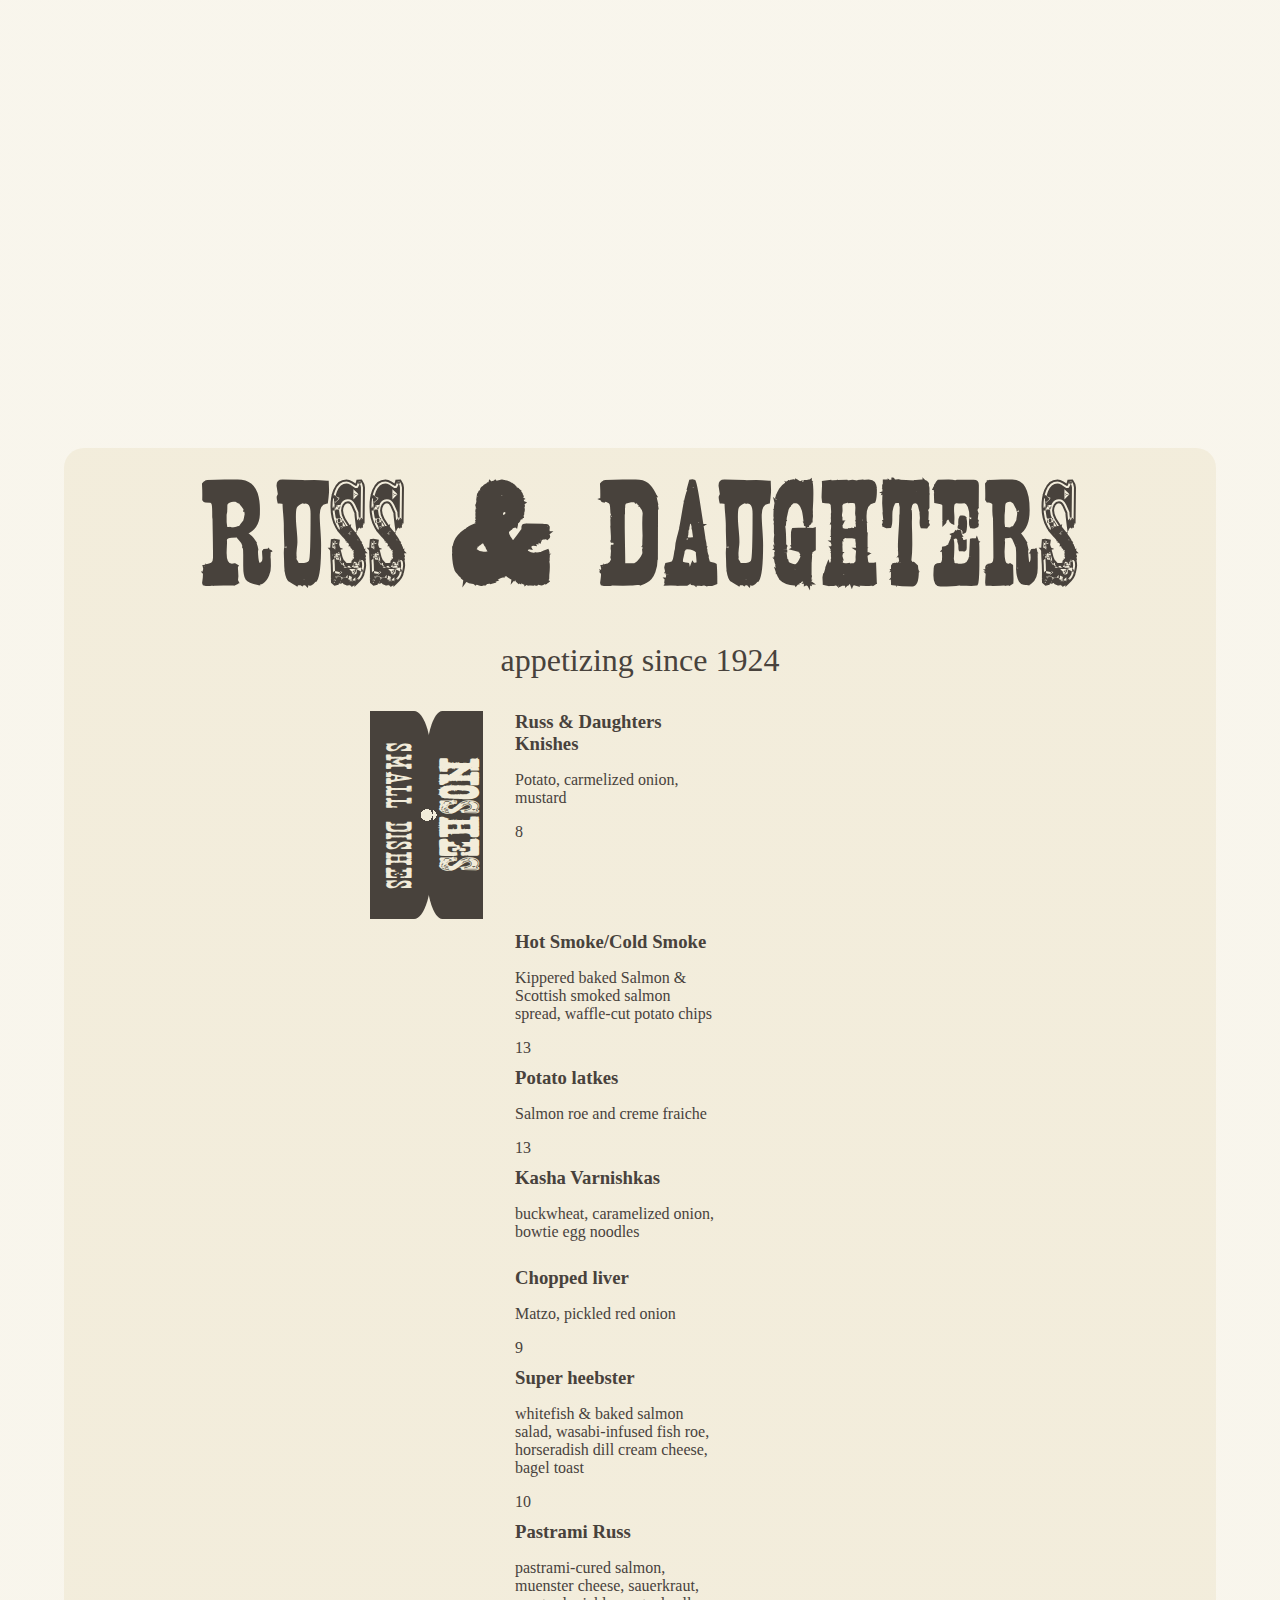
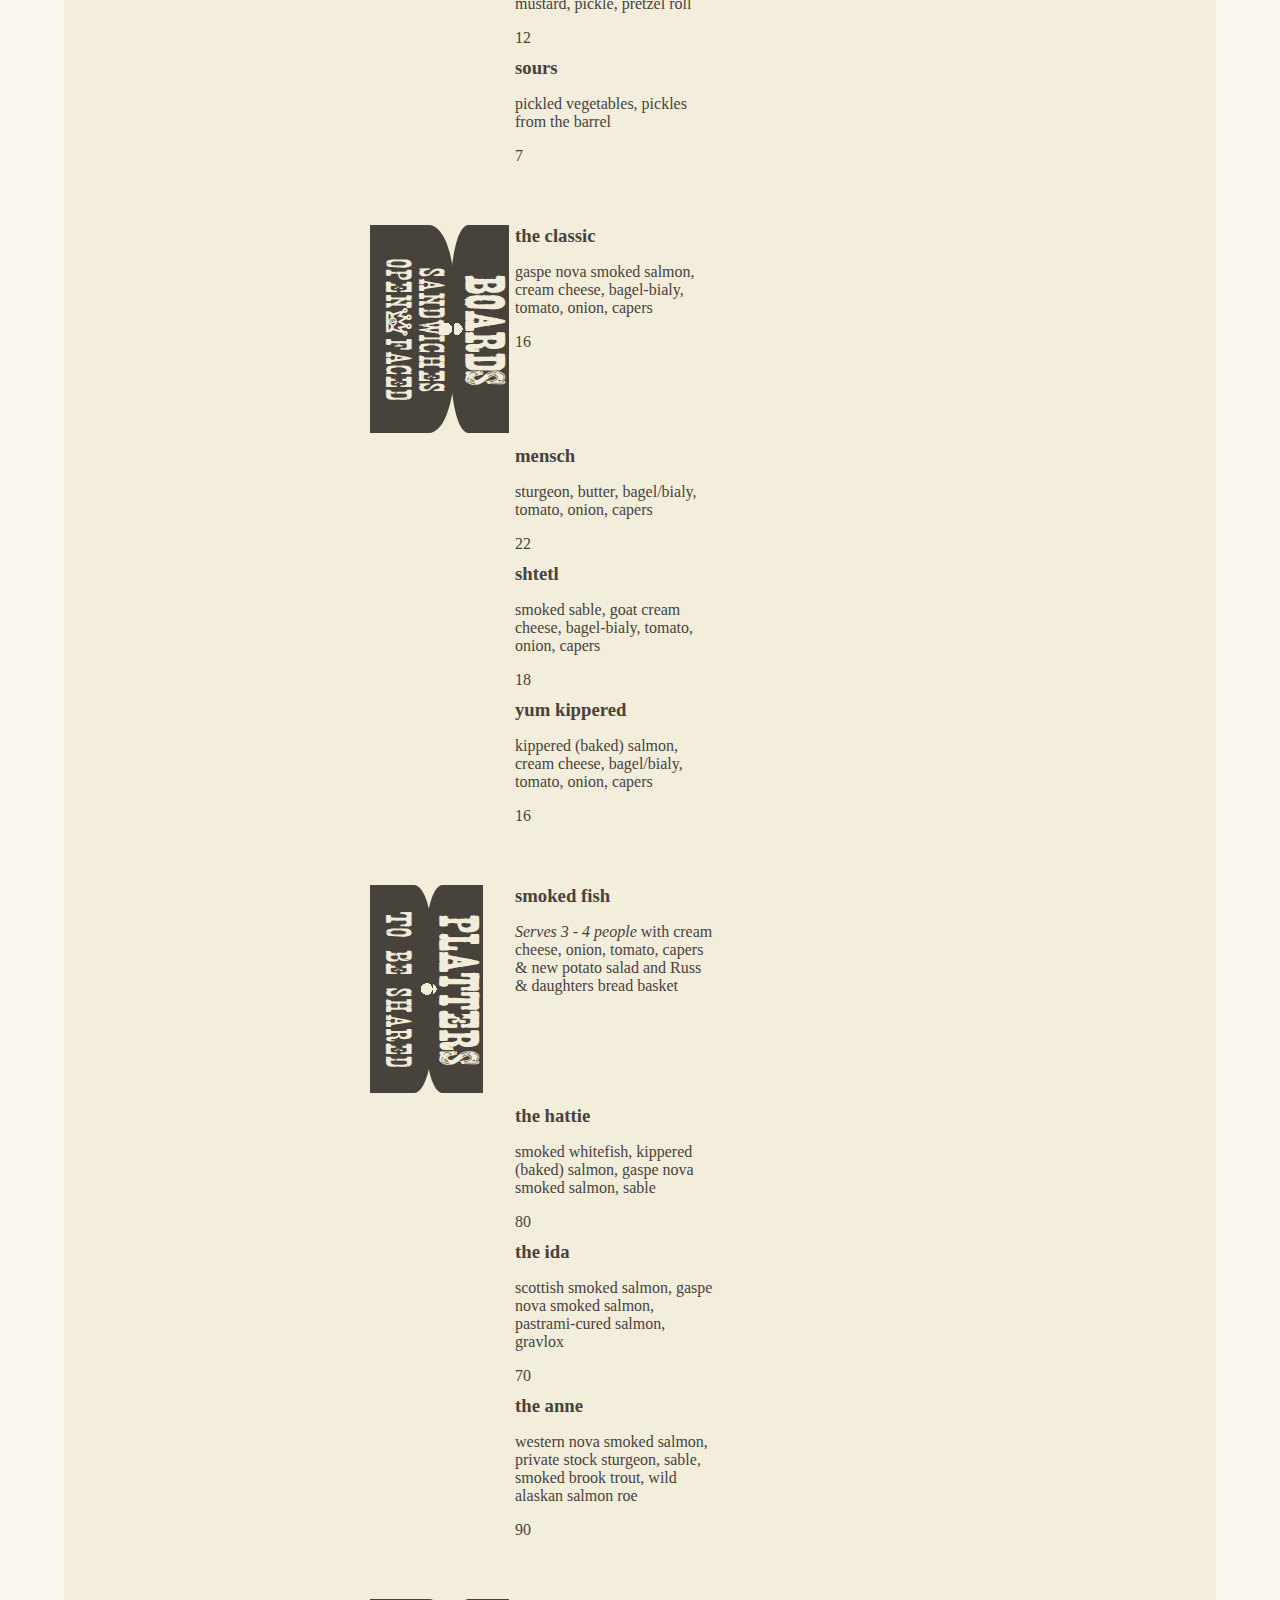
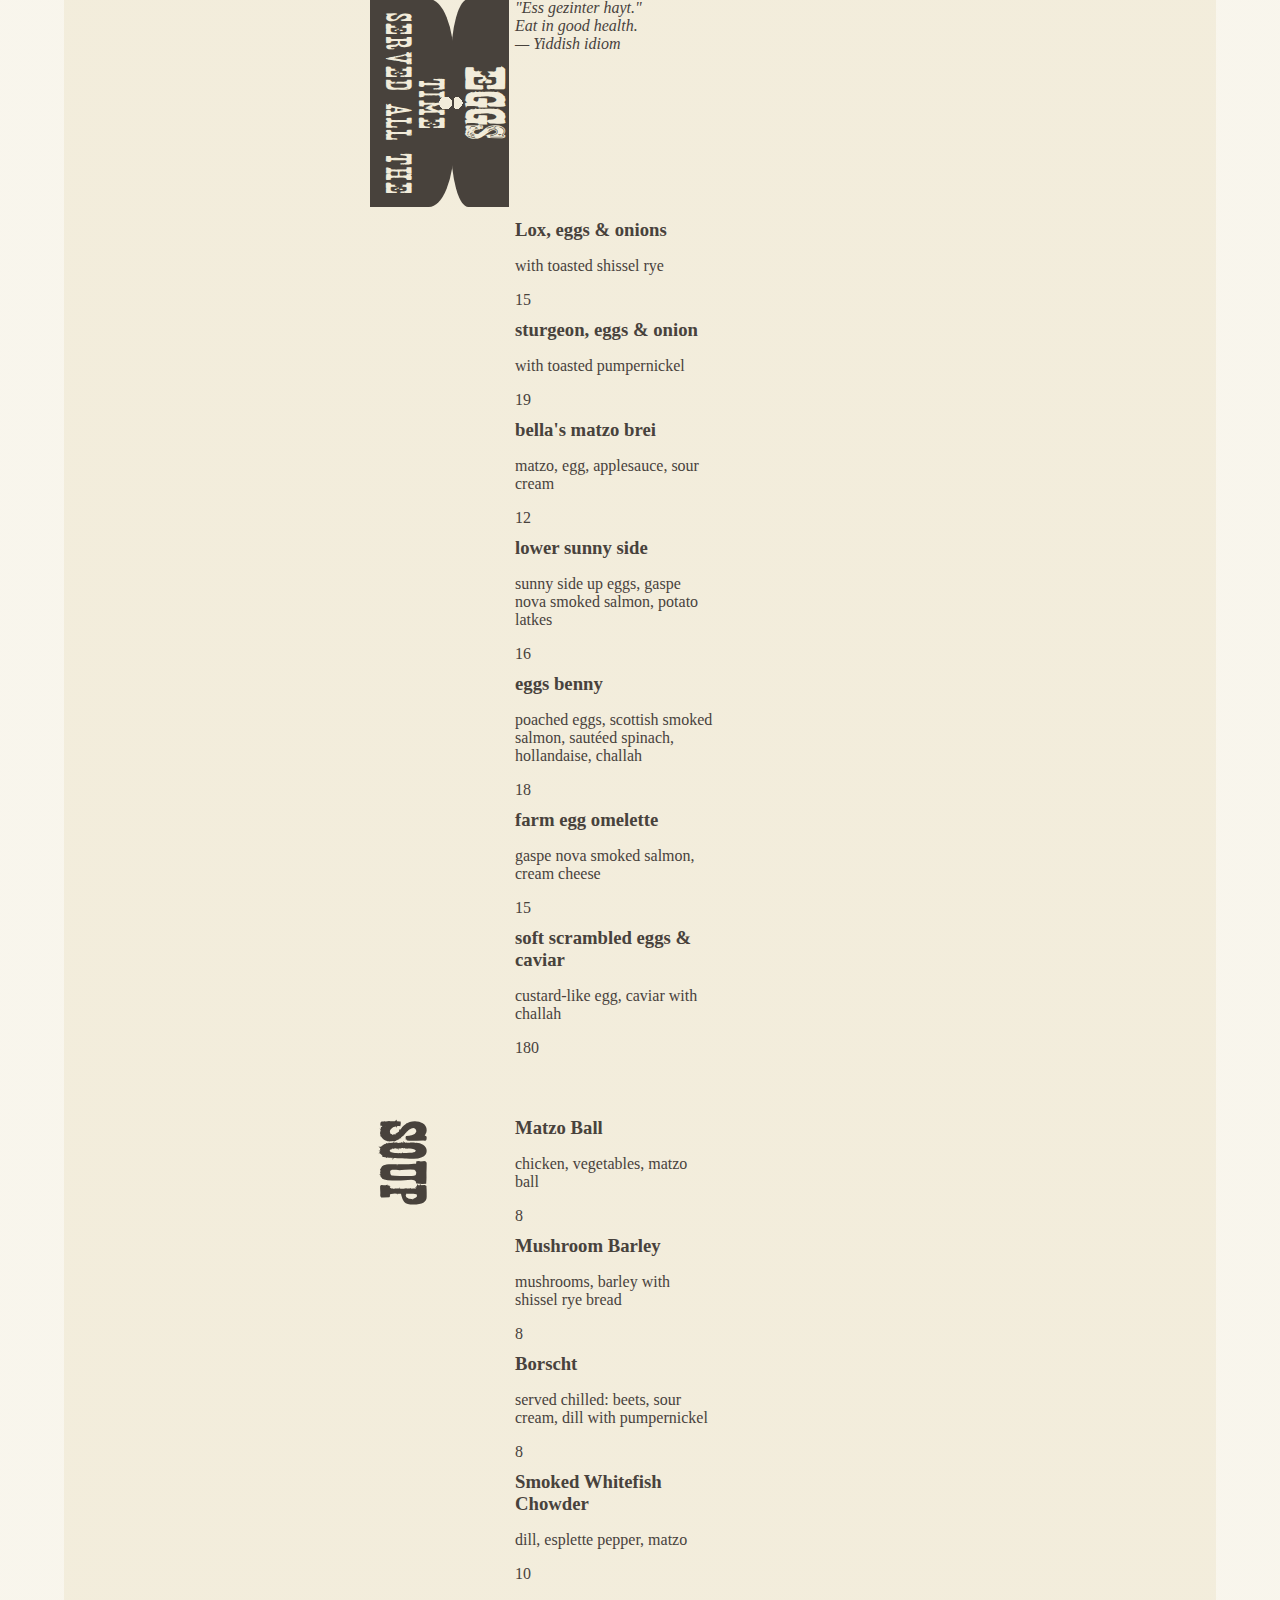
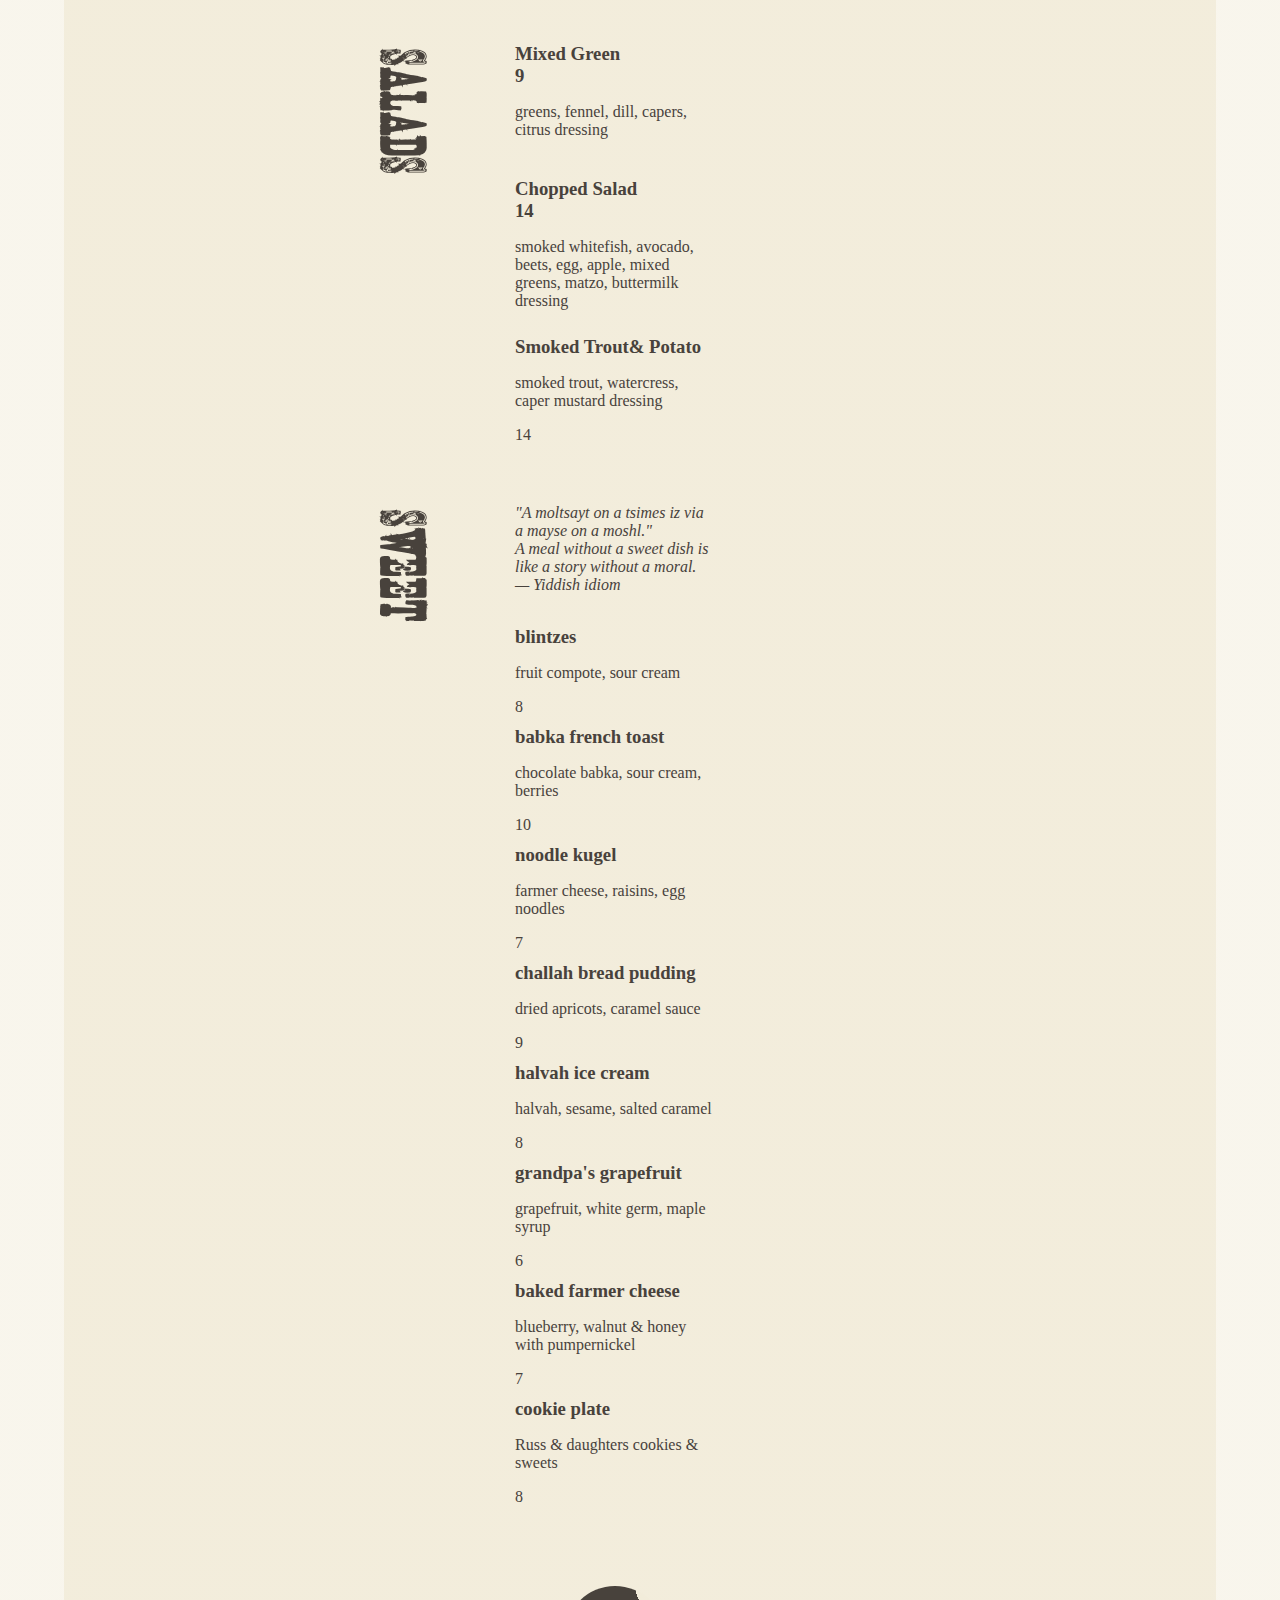
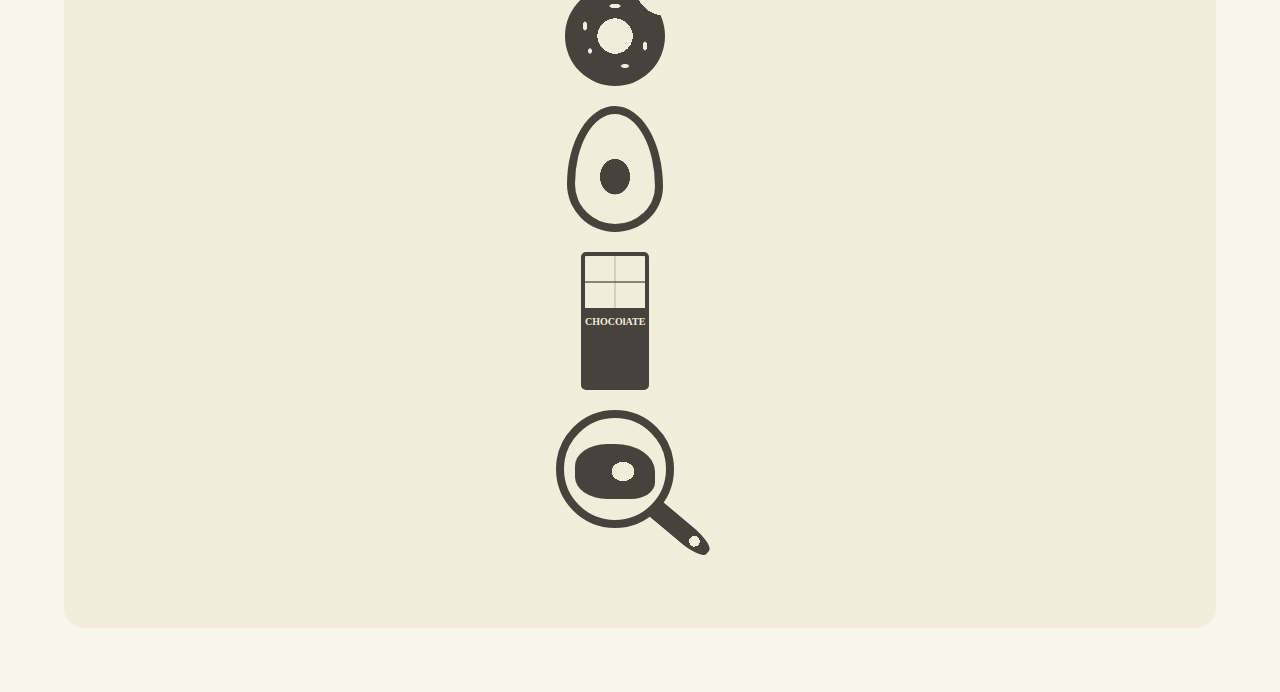
<file: docs/index.html>
<!DOCTYPE html>
<html>
<head>
    <meta charset="utf-8" />
    <title>Russ & Daughters</title>
    <meta name="viewport" content="width=device-width, initial-scale=1">
    <link rel="stylesheet" href="./styles/styles.css">
    <!-- SUGGESTIONS FOR STYLING
    https://duckduckgo.com/?q=beautiful+restaurant+menus&t=ffab&iax=images&ia=images
    -->
</head>
<body>

<header>
    <h1><span>Russ</span> <span>&</span> <span>Daughters</span></h1>
    <p>appetizing since 1924</p> 
</header>

<main>
    <section>
        <header>
            <h2>Noshes</h2>
            <p>small dishes</p>
        </header>

        <article>
            <h3>Russ &amp;  Daughters Knishes</h3>
            <p>Potato, carmelized onion, mustard</p>
            <div>8</div> <!-- price -->
        </article>

        <article>
            <h3>Hot Smoke/Cold Smoke</h3>
            <p>Kippered baked Salmon &amp; Scottish smoked salmon spread, waffle-cut potato chips</p>
            <div>13</div>
        </article>

        <article>
            <h3>Potato latkes</h3>
            <p>Salmon roe and creme fraiche</p>
            <div>13</div>
        </article>

        <article>
            <h3>Kasha Varnishkas</h3>
            <p>buckwheat, caramelized onion, bowtie egg noodles</p>
        </article>

        <article>
            <h3>Chopped liver</h3>
            <p>Matzo, pickled red onion</p>
            <div>9</div>
        </article>

        <article>
            <h3>Super heebster</h3>
            <p>whitefish &amp; baked salmon salad, wasabi-infused fish roe, horseradish dill cream cheese, bagel toast</p>
            <div>10</div>
        </article>

        <article>
            <h3>Pastrami Russ</h3>
            <p>pastrami-cured salmon, muenster cheese, sauerkraut, mustard, pickle, pretzel roll</p>
            <div>12</div>
        </article>

        <article>
            <h3>sours</h3>
            <p>pickled vegetables, pickles from the barrel</p>
            <div>7</div>
        </article>
    </section>


    <section>
        <header>
            <h2>boards</h2>
            <p>open-faced sandwiches</p>
        </header>

        <article>
            <h3>the classic</h3>
            <p>gaspe nova smoked salmon, cream cheese, bagel-bialy, tomato, onion, capers</p>
            <div>16</div>
        </article>

        <article>
            <h3>mensch</h3>
            <p>sturgeon, butter, bagel/bialy, tomato, onion, capers</p>
            <div>22</div>
        </article>

        <article>
            <h3>shtetl</h3>
            <p>smoked sable, goat cream cheese, bagel-bialy, tomato, onion, capers</p>
            <div>18</div>
        </article>

        <article>
            <h3>yum kippered</h3>
            <p>kippered (baked) salmon, cream cheese, bagel/bialy, tomato, onion, capers</p>
            <div>16</div>
        </article>
    </section>


    <section>
        <header>
            <h2>platters</h2>
            <p>To be shared</p>
        </header>

        <article>
            <h3>smoked fish</h3>
            <p><em>Serves 3 - 4 people</em> with cream cheese, onion, tomato, capers &amp; new potato salad and Russ &amp; daughters bread basket</p>
        </article>

        <article>
            <h3>the hattie</h3>
            <p>smoked whitefish, kippered (baked) salmon, gaspe nova smoked salmon, sable</p>
            <div>80</div>
        </article>

        <article>
            <h3>the ida</h3>
            <p>scottish smoked salmon, gaspe nova smoked salmon, pastrami-cured salmon, gravlox</p>
            <div>70</div>
        </article>

        <article>
            <h3>the anne</h3>
            <p>western nova smoked salmon, private stock sturgeon, sable, smoked brook trout, wild alaskan salmon roe</p>
            <div>90</div>
        </article>

    </section>


    <section>

        <header>
            <h2>Eggs</h2>
            <p>served all the time</p>
        </header>

        <blockquote>
            <p>"Ess gezinter hayt."</p>
            <p>Eat in good health.</p>
            <cite>— Yiddish idiom</cite>
        </blockquote>

        <article>
            <h3>Lox, eggs &amp; onions</h3>
            <p>with toasted shissel rye</p>
            <div>15</div>
        </article>

        <article>
            <h3>sturgeon, eggs &amp; onion</h3>
            <p>with toasted pumpernickel</p>
            <div>19</div>
        </article>

        <article>
            <h3>bella's matzo brei</h3>
            <p>matzo, egg, applesauce, sour cream</p>
            <div>12</div>
        </article>

        <article>
            <h3>lower sunny side</h3>
            <p>sunny side up eggs, gaspe nova smoked salmon, potato latkes</p>
            <div>16</div>
        </article>

        <article>
            <h3>eggs benny</h3>
            <p>poached eggs, scottish smoked salmon, sautéed spinach, hollandaise, challah</p>
            <div>18</div>
        </article>

        <article>
            <h3>farm egg omelette</h3>
            <p>gaspe nova smoked salmon, cream cheese</p>
            <div>15</div>
        </article>

        <article>
            <h3>soft scrambled eggs &amp; caviar</h3>
            <p>custard-like egg, caviar with challah</p>
            <div>180</div>
        </article>

    </section>


    <section>
        <h2>Soup</h2>

        <article>
            <h3>Matzo Ball</h3>
            <p>chicken, vegetables, matzo ball</p>
            <div>8</div>
        </article>

        <article>
            <h3>Mushroom Barley</h3>
            <p>mushrooms, barley with shissel rye bread</p>
            <div>8</div>
        </article>

        <article>
            <h3>Borscht</h3>
            <p>served chilled: beets, sour cream, dill with pumpernickel</p>
            <div>8</div>
        </article>
        
        <article>
            <h3>Smoked Whitefish Chowder</h3>
            <p>dill, esplette pepper, matzo</p>
            <div>10</div>
        </article>

    </section>
    <section>

        <h2>salads</h2>

        <article>
            <h3>Mixed Green<div>9</div></h3>
            <p>greens, fennel, dill, capers, citrus dressing</p>
        </article>

        <article>
            <h3>Chopped Salad<div>14</div></h3>
            <p>smoked whitefish, avocado, beets, egg, apple, mixed greens, matzo, buttermilk dressing</p>
        </article>

        <article>
            <h3>Smoked Trout& Potato</h3>
            <p>smoked trout, watercress, caper mustard dressing</p>
            <div>14</div>
        </article>

    </section>


    <section>
        <h2>sweet</h2>

        <blockquote>
            <p>"A moltsayt on a tsimes iz via a mayse on a moshl."</p>
            <p>A meal without a sweet dish is like a story without a moral.</p>
            <cite>— Yiddish idiom</cite>
        </blockquote>


        <article>
            <h3>blintzes</h3>
            <p>fruit compote, sour cream</p>
            <div>8</div>
        </article>

        <article>
            <h3>babka french toast</h3>
            <p>chocolate babka, sour cream, berries</p>
            <div>10</div>
        </article>

        <article>
            <h3>noodle kugel</h3>
            <p>farmer cheese, raisins, egg noodles</p>
            <div>7</div>
        </article>

        <article>
            <h3>challah bread pudding</h3>
            <p>dried apricots, caramel sauce</p>
            <div>9</div>
        </article>

        <article>
            <h3>halvah ice cream</h3>
            <p>halvah, sesame, salted caramel</p>
            <div>8</div>
        </article>

        <article>
            <h3>grandpa's grapefruit</h3>
            <p>grapefruit, white germ, maple syrup</p>
            <div>6</div>
        </article>

        <article>
            <h3>baked farmer cheese</h3>
            <p>blueberry, walnut &amp; honey with pumpernickel</p>
            <div>7</div>
        </article>

        <article>
            <h3>cookie plate</h3>
            <p>Russ &amp; daughters cookies &amp; sweets</p>
            <div>8</div>
        </article>

    </section>
    <section> 
        <!-- hier komen vormen die rechts onderaan de pagina komen te staan -->
        <div></div>
        <div></div>
        <div>
            <p>CHOCOlATE</p>
        </div>
        <div>
            <section>
            </section>
        </div>
    </section>
</main>

<!-- HTML taken and adjusted from https://codepen.io/julesforrest/pen/VqXvgQ -->

</body>
</html>
</file>
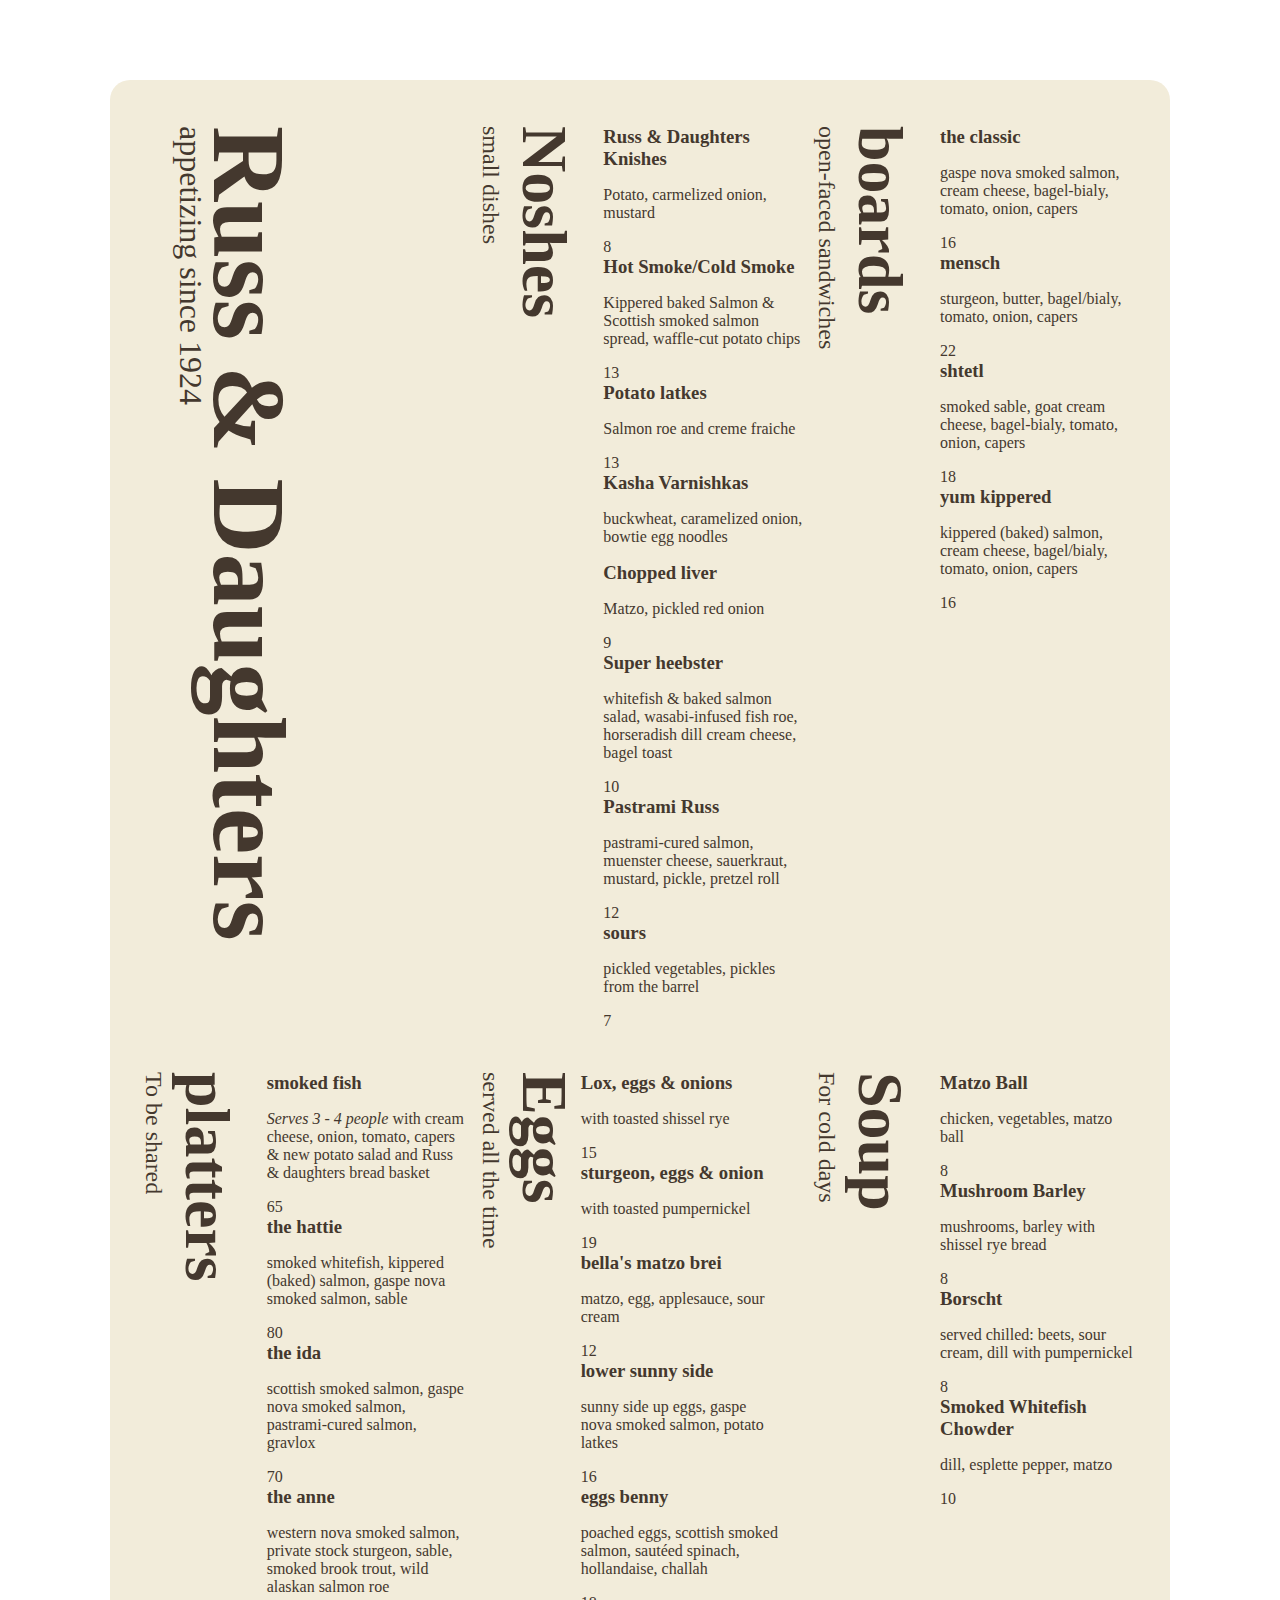
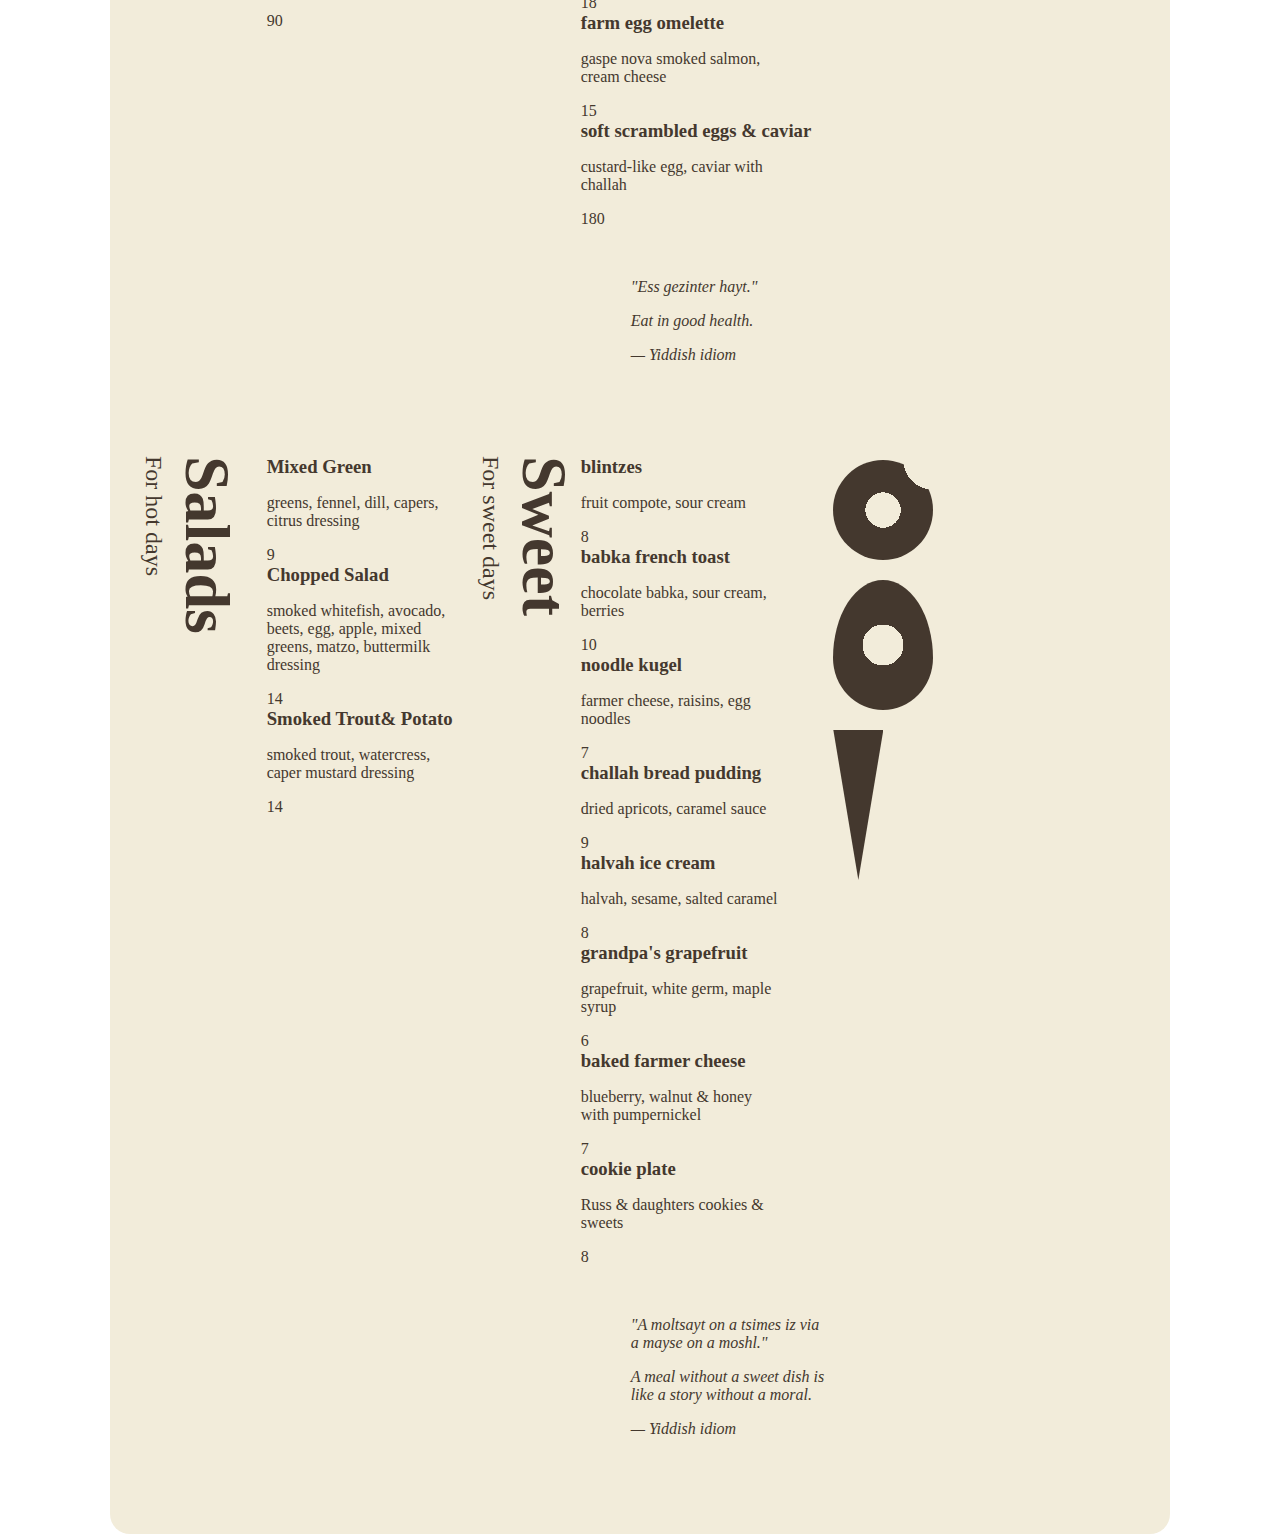
<file: docs/eindopdracht/index.html>
<!DOCTYPE html>
<html>
<head>
	<meta charset="utf-8" />
	<title>A template for a responsive restaurant menu</title>
    <meta name="viewport" content="width=device-width, initial-scale=1">
    <link rel="stylesheet" href="./styles/styles.css">
	<!-- SUGGESTIONS FOR STYLING
	https://duckduckgo.com/?q=beautiful+restaurant+menus&t=ffab&iax=images&ia=images
	-->
</head>
<body>

<main>
            <header>
                <ul>
                    <li>
                        <h1>Russ & Daughters</h1>
                    </li>
                    <li>
                        <p>appetizing since 1924</p>
                    </li>
                </ul>
            </header>

            <section>
                <ul>
                    <li>
                        <header>
                            <ul>
                                <li>
                                    <h2>Noshes</h2>
                                </li> 
                                <li>  
                                    <p>small dishes</p>
                                </li>
                            </ul>
                        </header>
                    </li>
                    <li>
                        <article>
                            <h3>Russ &amp;  Daughters Knishes</h3>
                            <p>Potato, carmelized onion, mustard</p>
                            <div>8</div> <!-- price -->
                        </article>

                        <article>
                            <h3>Hot Smoke/Cold Smoke</h3>
                            <p>Kippered baked Salmon &amp; Scottish smoked salmon spread, waffle-cut potato chips</p>
                            <div>13</div>
                        </article>

                        <article>
                            <h3>Potato latkes</h3>
                            <p>Salmon roe and creme fraiche</p>
                            <div>13</div>
                        </article>

                        <article>
                            <h3>Kasha Varnishkas</h3>
                            <p>buckwheat, caramelized onion, bowtie egg noodles</p>
                        </article>

                        <article>
                            <h3>Chopped liver</h3>
                            <p>Matzo, pickled red onion</p>
                            <div>9</div>
                        </article>

                        <article>
                            <h3>Super heebster</h3>
                            <p>whitefish &amp; baked salmon salad, wasabi-infused fish roe, horseradish dill cream cheese, bagel toast</p>
                            <div>10</div>
                        </article>

                        <article>
                            <h3>Pastrami Russ</h3>
                            <p>pastrami-cured salmon, muenster cheese, sauerkraut, mustard, pickle, pretzel roll</p>
                            <div>12</div>
                        </article>

                        <article>
                            <h3>sours</h3>
                            <p>pickled vegetables, pickles from the barrel</p>
                            <div>7</div>
                        </article>
                    </li>
                </ul>    
            </section>
  
            <section>
                <ul>
                    <li>
                        <header>
                            <ul>
                                <li>
                                    <h2>boards</h2>
                                </li>
                                <li>
                                    <p>open-faced sandwiches</p>
                                </li>
                            </ul>
                        </header>
                        </li>
                        <li>
                        <article>
                            <h3>the classic</h3>
                            <p>gaspe nova smoked salmon, cream cheese, bagel-bialy, tomato, onion, capers</p>
                            <div>16</div>
                        </article>

                        <article>
                            <h3>mensch</h3>
                            <p>sturgeon, butter, bagel/bialy, tomato, onion, capers</p>
                            <div>22</div>
                        </article>

                        <article>
                            <h3>shtetl</h3>
                            <p>smoked sable, goat cream cheese, bagel-bialy, tomato, onion, capers</p>
                            <div>18</div>
                        </article>

                        <article>
                            <h3>yum kippered</h3>
                            <p>kippered (baked) salmon, cream cheese, bagel/bialy, tomato, onion, capers</p>
                            <div>16</div>
                        </article>
                    </li>
                </ul>   
            </section>

            <section>
                <ul>
                    <li>
                        <header>
                            <ul>
                                <li>
                                    <h2>platters</h2>
                                </li>
                                <li>
                                    <p>To be shared</p>
                                </li>
                            </ul>
                    
                        </header>
                    </li>
                    <li>
                        <article>
                            <h3>smoked fish</h3>
                            <p><em>Serves 3 - 4 people</em> with cream cheese, onion, tomato, capers &amp; new potato salad and Russ &amp; daughters bread basket</p>
                            <div>65</div>
                        </article>

                        <article>
                            <h3>the hattie</h3>
                            <p>smoked whitefish, kippered (baked) salmon, gaspe nova smoked salmon, sable</p>
                            <div>80</div>
                        </article>

                        <article>
                            <h3>the ida</h3>
                            <p>scottish smoked salmon, gaspe nova smoked salmon, pastrami-cured salmon, gravlox</p>
                            <div>70</div>
                        </article>

                        <article>
                            <h3>the anne</h3>
                            <p>western nova smoked salmon, private stock sturgeon, sable, smoked brook trout, wild alaskan salmon roe</p>
                            <div>90</div>
                        </article>
                     </li>
                </ul>
            </section>
            <section>
                <ul>
                    <li>
                        <header>
                            <ul>
                                <li>
                                    <h2>Eggs</h2>
                                </li>
                                <li>
                                    <p>served all the time</p>
                                </li>
                            </ul>
                        </header>
                    </li>
                    <li>

                        <article>
                            <h3>Lox, eggs &amp; onions</h3>
                            <p>with toasted shissel rye</p>
                            <div>15</div>
                        </article>

                        <article>
                            <h3>sturgeon, eggs &amp; onion</h3>
                            <p>with toasted pumpernickel</p>
                            <div>19</div>
                        </article>

                        <article>
                            <h3>bella's matzo brei</h3>
                            <p>matzo, egg, applesauce, sour cream</p>
                            <div>12</div>
                        </article>

                        <article>
                            <h3>lower sunny side</h3>
                            <p>sunny side up eggs, gaspe nova smoked salmon, potato latkes</p>
                            <div>16</div>
                        </article>

                        <article>
                            <h3>eggs benny</h3>
                            <p>poached eggs, scottish smoked salmon, sautéed spinach, hollandaise, challah</p>
                            <div>18</div>
                        </article>

                        <article>
                            <h3>farm egg omelette</h3>
                            <p>gaspe nova smoked salmon, cream cheese</p>
                            <div>15</div>
                        </article>

                        <article>
                            <h3>soft scrambled eggs &amp; caviar</h3>
                            <p>custard-like egg, caviar with challah</p>
                            <div>180</div>
                        </article>

                        <blockquote>
                            <p>"Ess gezinter hayt."</p>
                            <p>Eat in good health.</p>
                            <cite>— Yiddish idiom</cite>
                        </blockquote>
                    </li>
                </ul>
            </section>

            <section>
                <ul>
                    <li>
                        <header>
                            <ul>
                                <li>
                                    <h2>Soup</h2>
                                </li>
                                <li>
                                    <p>For cold days</p>
                                </li>
                            </ul>
                        </header>
                    </li>
                     <li>
                        <article>
                            <h3>Matzo Ball</h3>
                            <p>chicken, vegetables, matzo ball</p>
                            <div>8</div>
                        </article>

                        <article>
                            <h3>Mushroom Barley</h3>
                            <p>mushrooms, barley with shissel rye bread</p>
                            <div>8</div>
                        </article>

                        <article>
                            <h3>Borscht</h3>
                            <p>served chilled: beets, sour cream, dill with pumpernickel</p>
                            <div>8</div>
                        </article>
                        
                        <article>
                            <h3>Smoked Whitefish Chowder</h3>
                            <p>dill, esplette pepper, matzo</p>
                            <div>10</div>
                        </article>
                    </li>
                </ul>
            </section>
 
            <section>
                <ul>
                    <li>
                        <header>
                            <ul>
                                <li>
                                    <h2>Salads</h2>
                                </li>
                                <li>
                                    <p>For hot days</p>
                                </li>
                            </ul>
                        </header>
                     </li>
                     <li>
                        <article>
                            <h3>Mixed Green</h3>
                            <p>greens, fennel, dill, capers, citrus dressing</p>
                            <div>9</div>
                        </article>

                        <article>
                            <h3>Chopped Salad</h3>
                            <p>smoked whitefish, avocado, beets, egg, apple, mixed greens, matzo, buttermilk dressing</p>
                            <div>14</div>
                        </article>

                        <article>
                            <h3>Smoked Trout& Potato</h3>
                            <p>smoked trout, watercress, caper mustard dressing</p>
                            <div>14</div>
                        </article>
                     </li>
                </ul>
            </section>
 
            <section>
                <ul>
                    <li>
                        <header>
                            <ul>
                                <li>
                                    <h2>Sweet</h2>
                                </li>
                                <li>
                                    <p>For sweet days</p>
                                </li>
                            </ul>
                        </header>
                    </li>
                    <li>
    
                        <article>
                            <h3>blintzes</h3>
                            <p>fruit compote, sour cream</p>
                            <div>8</div>
                        </article>

                        <article>
                            <h3>babka french toast</h3>
                            <p>chocolate babka, sour cream, berries</p>
                            <div>10</div>
                        </article>

                        <article>
                            <h3>noodle kugel</h3>
                            <p>farmer cheese, raisins, egg noodles</p>
                            <div>7</div>
                        </article>

                        <article>
                            <h3>challah bread pudding</h3>
                            <p>dried apricots, caramel sauce</p>
                            <div>9</div>
                        </article>

                        <article>
                            <h3>halvah ice cream</h3>
                            <p>halvah, sesame, salted caramel</p>
                            <div>8</div>
                        </article>

                        <article>
                            <h3>grandpa's grapefruit</h3>
                            <p>grapefruit, white germ, maple syrup</p>
                            <div>6</div>
                        </article>

                        <article>
                            <h3>baked farmer cheese</h3>
                            <p>blueberry, walnut &amp; honey with pumpernickel</p>
                            <div>7</div>
                        </article>

                        <article>
                            <h3>cookie plate</h3>
                            <p>Russ &amp; daughters cookies &amp; sweets</p>
                            <div>8</div>
                        </article>

                        <blockquote>
                            <p>"A moltsayt on a tsimes iz via a mayse on a moshl."</p>
                            <p>A meal without a sweet dish is like a story without a moral.</p>
                            <cite>— Yiddish idiom</cite>
                        </blockquote>
                    </li>
                </ul>
            </section>
            <section>
                 <!-- hier komen vormen die rechts onderaan de pagina komen te staan -->
                 <!-- bagel -->
                 <div></div>
                 <div></div>
                 <div></div>
            </section>
</main>

<!-- HTML taken and adjusted from https://codepen.io/julesforrest/pen/VqXvgQ -->

</body>
</html>
</file>
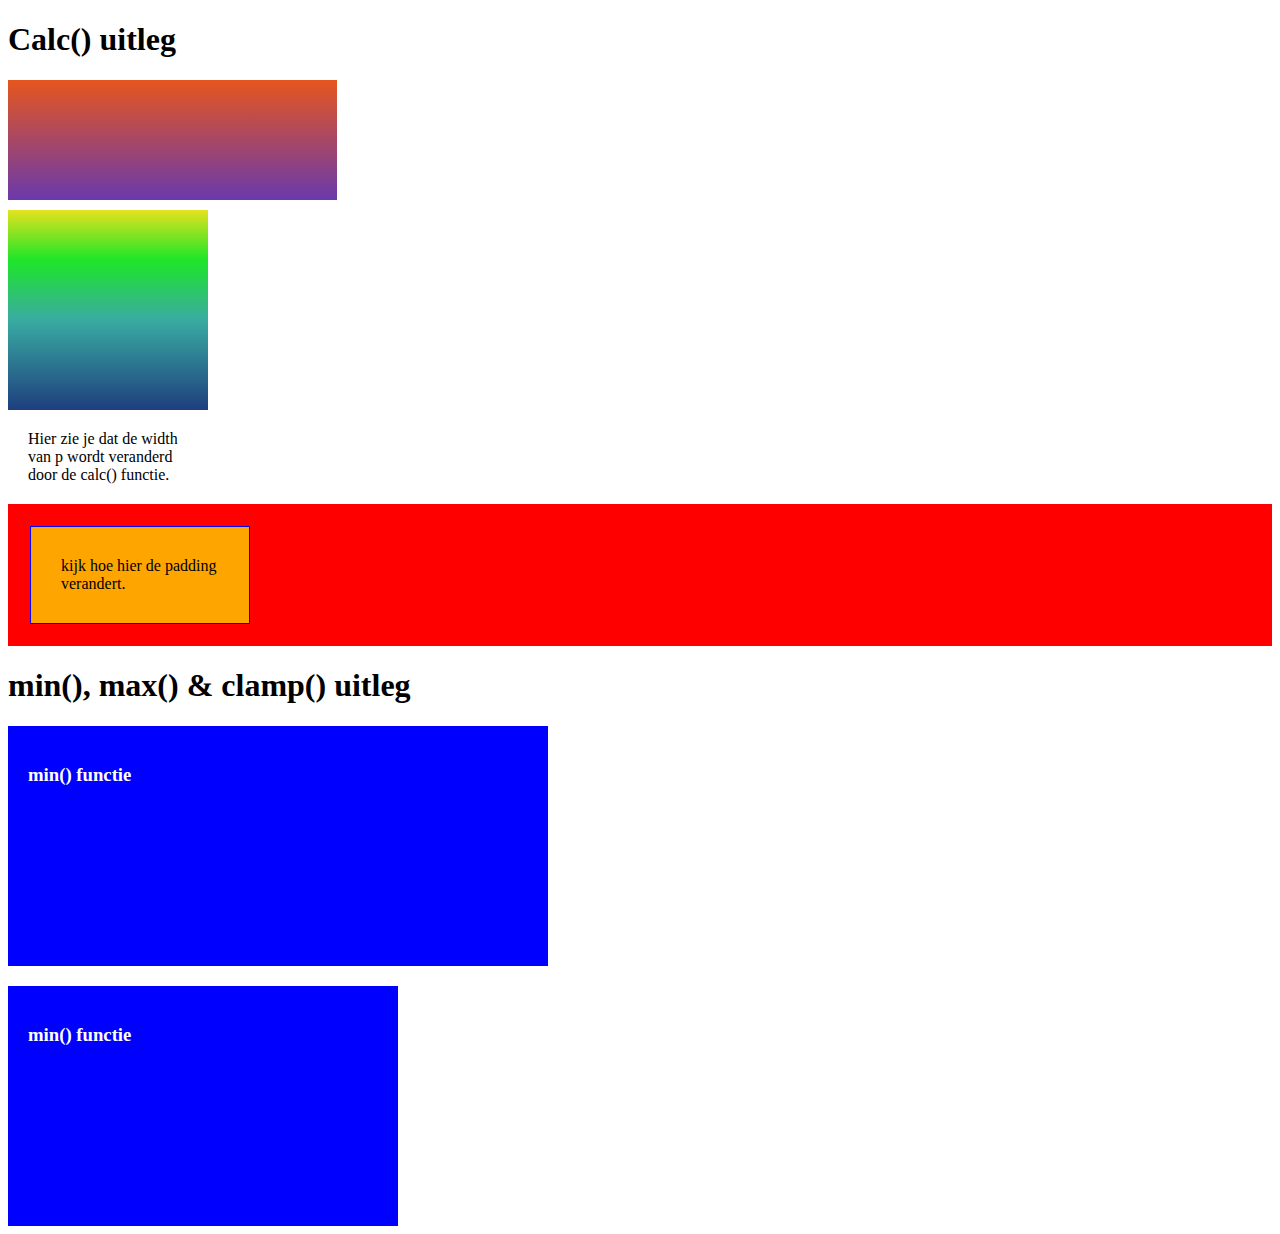
<file: CSS ttr kennismakings oefening/cssttr.week1.html>
<!DOCTYPE html>
<html lang="en">
<head>
    <meta charset="UTF-8">
    <meta name="viewport" content="width=device-width, initial-scale=1.0">
    <title>CSS to the rescue</title>
    <link rel="stylesheet" href="styles.css">
</head>
<body>
    <h1>Calc() uitleg</h1>
    <div class="container1"></div>
    <div class="container">
    </div>
    <p>Hier zie je dat de width van p wordt veranderd door de calc() functie.</p>
    <div class="container2">
        <p class="class">
                kijk hoe hier de padding verandert.
        </p>
    </div>

    <h1>min(), max() & clamp() uitleg</h1>
    <div class="container3">
        <h3>min() functie</h3>
    </div>
    <div class="container4">
        <h3>min() functie</h3>
    </div>
</body>
</html>
</file>
<file: docs/styles/styles.css>
@font-face { font-family: nashville; src: url('../nashville.ttf'); } 

html{
    /* /* lightmode */
    color: #48423c;
    padding: 35% 5% 5%;
    background:linear-gradient(0deg, rgba(242, 236, 218, 0.5), rgba(242, 236, 218, 0.5)), url(https://www.printablee.com/postpic/2012/02/wild-west-wanted-sign-template_320703.png);
    background-repeat: repeat-y;
    background-size:contain;
}

body {
    border-radius: 20px;
    padding: 30px;
    margin: auto;
    max-width: 1800px;
    height: 100%;

    /* light mode */
    background: linear-gradient( rgba(242, 236, 218, 0.9), rgba(242, 236, 218, 0.9));
    background-repeat: no-repeat;
    background-size: cover;
}

main{
    margin: auto;
    display: flex;
    flex-wrap: wrap;
    justify-content: center;
}

section{
    width: 500px;
    display: grid;
    grid-template-columns: 1fr 1fr 1fr;
    grid-template-rows: 0fr 0fr 0fr 0fr 0fr 0fr;
    margin: 0 50px 50px 0;
}


section:nth-child(8){
    display: block;
    width: 500px;
}

section header{
    height: 220px;
    width: 80%;
    display: grid;
    grid-template-columns: 1fr 1fr;
    grid-template-rows: 1fr;
    grid-column: 1/2;
    margin: 0 50% 0 0;
    font-family: nashville;
}


article{
    width: 200px;
    grid-column: 2/3;
    grid-row: auto;
    margin: 0 0px 10px;
}

blockquote{
    font-style: italic;
    font-weight: lighter;
    margin: 0 0 20px;
    animation: bounce 2s infinite;
}
  

 

/* tekst */
/* tekst */
/* tekst */

h1{
    font-size: 10vw;
    margin: 0;
    font-family: nashville;
    text-align: center;
} 

h2{
    font-size: 3em;
    margin: 0;
    writing-mode: vertical-lr;
    font-family: nashville;
    transform-origin:right center;
    transition-delay: .5s;
    animation: swing 6s linear infinite;
    grid-column: 2/3;
    background-color: #48423c;
    color: #f2ecda;
    border-radius:  30% 0% 0% 30%;
    text-align: center;
    width: 80%;
    height: 90%;
    padding: 5px;
    background-image:
    radial-gradient(circle at 10% 50%, #f2ecda 5%, transparent 5%);
}


main header p{
    transform-origin: left center;
    transition-delay: .5s;
    animation: swinging 6s linear infinite;
    color:#f2ecda ;
    writing-mode: vertical-lr;
    /* font-size: max(2vw, 30px); */
    margin: 0 0 0 5px;
    grid-column: 1/2;
    grid-row: 1/2;
    text-align: center;
    font-family: nashville;
    background-color: #48423c;
    border-radius:  0% 30% 30% 0%;
    width: 80%;
    height: 90%;
    padding: 5px 5px 5px 10px;
    background-image:
    radial-gradient(circle at 90% 50%,#f2ecda 5%, transparent 5%);
}

h3{
    margin: 0;
}

p{
    writing-mode: horizontal-tb;
}

header p{
    font-size: 2em;
    font-family: 'Times New Roman', Times, serif ;
    text-align: center;
    /* writing-mode: vertical-lr; */
}

blockquote p{
    margin: 0;
}

section:nth-child(5) h2, section:nth-child(6) h2, section:nth-child(7) h2{
    text-align: left;
    animation: none;
    background: none;
    color: #48423c;
    font-size: 56px;
    grid-column: 1/2;
}




/* vormen */
/* vormen */
/* vormen */

/* bagel of donut */
section:nth-child(8) div:nth-child(1) { 
    margin: 20px auto;
    border-radius: 50%;
    padding: 50px;
    width: 0px;
    background-image:
    radial-gradient(circle at right top, #f2ecda 21%, transparent 20%),
    radial-gradient(closest-side at 50% 20%, #f2ecda 10%, transparent 12%),
    radial-gradient(closest-side at 60% 80%, #f2ecda 8%, transparent 12%),
    radial-gradient(closest-side at 20% 40%, #f2ecda 10%, transparent 12%),
    radial-gradient(closest-side at 25% 65%, #f2ecda 7%, transparent 8%),
    radial-gradient(closest-side at 80% 60%, #f2ecda 10%, transparent 12%),
    radial-gradient(circle at center, #f2ecda 25%,  #48423c 20%);
    animation: rotate 10s linear infinite;
}

/* avocado */
section:nth-child(8) div:nth-child(2) { 
    margin: 20px auto;
    border-radius: 50% 50% 50% 50% / 62% 64% 36% 38%;
    border: 8px solid #48423c;
    width: 80px; 
    height: 110px;
    background-color: #f2ecda;
    background-image:
    radial-gradient(closest-side at 50% 57% , #48423c 37%, transparent 38%);
    animation: bounce 1s infinite;
}

section:nth-child(8) div:nth-child(3) p{ 
    font-size: 10px;
    font-weight: bold;
}

/* chocola */
section:nth-child(8) div:nth-child(3) { 
    padding-top: 50px;
    margin: 20px auto;
    color: #f2ecda;
    border: 4px solid #48423c;
    border-radius: 5px;
    width: 60px; 
    height: 80px;
    background-image:
    linear-gradient(to right, transparent 49%, #48423c 50%, transparent 51%),
    linear-gradient(to bottom, transparent 19%, #48423c 20%, transparent 21%),
    linear-gradient(to bottom,#f2ecda 40%, #48423c 40%);
    animation: spin 5s infinite linear;
}

/* pan */
section:nth-child(8) div:nth-child(4) { 
    position:relative;
    margin: 20px auto;
    padding: 1px;
    background-color: #f2ecda;
    border-radius: 50%;
    border: 8px solid #48423c;
    width: 100px; 
    height: 100px;
    animation: rotate 10s linear infinite;
}

/* ei in pan  */
section:nth-child(8) div:nth-child(4) section { 
    margin: 25px auto;
    border-radius: 40% 50% 30% 40%;
    width: 80px; 
    height: 55px;
    background-color:  #48423c;
    background-image:
    radial-gradient(closest-side at 60%  ,#f2ecda  35%, transparent 35%);
    animation: spin 5s infinite linear;
}

/* pan steel  */
section:nth-child(8) div:nth-child(4)::after {
    content:"";
    position:absolute;
    width: 70px;
    height: 20px;
    border-radius: 0 40% 40% 0;
    right:99.5%;
    top: 100%;
    left: 80%;
    transform:translatey(-50%);
    transform: rotate(40deg);
    background-color: #48423c;
    background-image:
    radial-gradient(circle at 75%  ,#f2ecda  10%, transparent 10%);
}

/* keyframes voor animaties */

@keyframes spin {
    0%{
    transform: rotateY(0deg);
    }
    100%{
    transform: rotateY(360deg);
    }
    0%{
        transform: rotateY(0deg);
    }
}

@keyframes spinning {
    from{
    transform: rotateX(0deg);
    }
    to{
    transform: rotateX(360deg);
    }
}

@keyframes rotate {
    0% {
        transform: rotate(360deg);
    }
    100% {
        transform: rotate(0deg);
    }
}

@keyframes bounce {
    0% {
        transform:translateY(0);
      }
      100% {
        transform:translateY(-10px);
      }
}

@keyframes swinging{
    0% {
        transform: perspective(50em) rotatey(0);
    }
    25% {
        transform: perspective(50em) rotatey(85deg);
    }
    50% {
        transform: perspective(50em) rotatey(0deg);
    }
    75% {
        transform: perspective(50em) rotatey(-85deg);
    }
    100% {
        transform: perspective(50em) rotatey(0deg);
    }
}


@keyframes swing {
    0% {
        transform: perspective(25em) rotatey(0);
    }
    25% {
        transform: perspective(25em) rotatey(-85deg);
    }
    50% {
        transform: perspective(25em) rotatey(0deg);
    }
    75% {
        transform: perspective(25em) rotatey(85deg);
    }
    100% {
        transform: perspective(25em) rotatey(0deg);
    }
}




/* dark mode */
/* dark mode */
/* dark mode */

@media (prefers-color-scheme: dark) {
    html{
        color: #f2ecda;
        background:linear-gradient(0deg, rgba(72,66,60, 0.8), rgba(72,66,60, 0.8)), url(https://www.printablee.com/postpic/2012/02/wild-west-wanted-sign-template_320703.png);
        background-repeat: repeat-y;
        background-size:contain;
    }
    
    body{
        background:linear-gradient(0deg, rgba(72,66,60, 0.9), rgba(72,66,60, 0.9));
    }

    main header p{
    background-color: #f2ecda;
    color: #48423c;
    background-image:
    radial-gradient(circle at 90% 50%, #48423c 5%, transparent 5%);

    }

    h2{
        background-color: #f2ecda;
        color: #48423c;
        background-image:
        radial-gradient(circle at 10% 50%, #48423c 5%, transparent 5%);
    
        }
    
    
    /* bagel of donut  */
    section:nth-child(8) div:nth-child(1){ 
        background-image:
        radial-gradient(circle at right top, #585046 21%, transparent 20%),
        radial-gradient(closest-side at 50% 20%, #48423c 10%, transparent 12%),
        radial-gradient(closest-side at 60% 80%, #48423c 8%, transparent 12%),
        radial-gradient(closest-side at 20% 40%, #48423c 10%, transparent 12%),
        radial-gradient(closest-side at 25% 65%, #48423c 7%, transparent 8%),
        radial-gradient(closest-side at 80% 60%, #48423c 10%, transparent 12%),
        radial-gradient(circle at center, #585046 25%,  #f2ecda 20%);
    }
    
    /* avocado  */
    section:nth-child(8) div:nth-child(2){ 
        border: 8px solid #f2ecda;
        background-color: #585046;
        background-image:
        radial-gradient(closest-side at 50% 57% , #f2ecda 37%, transparent 38%);
    }
    
    /* chocolade */
    section:nth-child(8) div:nth-child(3){ 
        color: #48423c;
        border: 4px solid #f2ecda;
        background-image:
        linear-gradient(to right, transparent 49%, #f2ecda 50%, transparent 51%),
        linear-gradient(to bottom, transparent 19%, #f2ecda 20%, transparent 21%),
        linear-gradient(to bottom, transparent 40%, #f2ecda 40%);
    }
    
    /* pan */
    section:nth-child(8) div:nth-child(4){ 
        background-color: #585046;
        border: 8px solid #f2ecda;
    }
    
    /* ei in de pan */
    section:nth-child(8) div:nth-child(4) section{ 
        background-color:  #f2ecda;
        background-image:
        radial-gradient(closest-side at 60%  ,#585046  35%, transparent 35%);
    }
    
    /* steel */
    section:nth-child(8) div:nth-child(4)::after{
        background-color: #f2ecda;
        background-image:
        radial-gradient(circle at 75%, #585046  10%, transparent 10%);
    }

    section:nth-child(5) h2, section:nth-child(6) h2, section:nth-child(7) h2{
        color: #f2ecda;
    }
    
} 

@media (prefers-reduced-motion) {
    header{
        animation: none;
    }
    section header{
        animation: none;
    }
    blockquote{
        animation: none;
    }
    section:nth-child(8) div:nth-child(1){
        animation: none;
    }
    section:nth-child(8) div:nth-child(2){
        animation: none;
    }
    section:nth-child(8) div:nth-child(3){
        animation: none;
    }
    section:nth-child(8) div:nth-child(4){
        animation: none;
    }
    section:nth-child(8) div:nth-child(4) section{
        animation: none;
    }

}
    

/* Bronnen: */

/* https://www.youtube.com/watch?v=zHUpx90NerM */
/* https://www.sinds1971.nl/cssvoordedames/8-animations.html */
/* https://andrewremery.com/blog/how-to-rotate-an-image-in-3d-with-css-animation/ */
/* https://codepen.io/shooft/pen/PobOaeQ */
/* https://developer.mozilla.org/en-US/ */
</file>
<file: docs/eindopdracht/styles/styles.css>
html{
    /* /* lightmode */
    background-color: white; 
    color: rgb(68, 56, 46); 
    padding-top: 80px;
}

body {
    border-radius: 20px;
    padding: 30px;
    margin: auto;
    width: 1000px;
    height: 100%;

    /* light mode */
    background-color: #f2ecda;
}



/* tekst */

h1{
    font-size: 6.5em;
    margin: 0;
    writing-mode: vertical-lr;
} 

h2{
    font-size: 4em;
    margin: 0;
    writing-mode: vertical-lr;
}

h3{
    margin: 0;
}

p{
    width: 200px;
}

header p{
    font-size: 2em;
    writing-mode: vertical-lr;
}

section header p{
    font-size: 1.5em;
    margin: 0;
    writing-mode: vertical-lr;
}

blockquote{
    font-style: italic;
    font-weight: lighter;
    margin: 50px;
}



/* dark mode */

/* @media (prefers-color-scheme: dark) {
html{
    background-color: rgb(43, 43, 43);
    color: #f2ecda;
}

body{
     background-color: #a29285;
}
}  */




/* section, article, header */

main{
    display: grid;
    /* grid-template-rows: repeat(auto-fill, minmax(300px, 1fr));
    grid-template-columns: repeat(9, 111.10px); */
    grid-template-columns: repeat(auto-fill, minmax(min(251px, 100%), 1fr));
    grid-gap: 10px;
    padding: 0;
}

/* section {
    margin: 0 auto 50px ; 
    /* width: 350px; */
    /* background-color: rgb(157, 157, 165); */
/* } */

/* article {
    padding: 0 10px;
    margin: 0 auto 30px; 
    /* width: 300px; */
    /* background-color: rgb(61, 36, 40); 
 } */

header{
    width: 20%;
    grid-column: 1;
    grid-row: 1 ;
}



/* lists */


section header ul{
    width:20%;
    display: grid;
    grid-template-rows: 1fr;
    grid-template-columns: 30px;
    padding: 0;
}

header ul{
    width:20%;
    display: grid;
    grid-template-columns: 50px 1fr;
    grid-auto-rows: 100%;
    padding: 0;
}

section ul {
    display: grid;
    grid-template-columns: 1fr 1fr;
    grid-auto-rows: 100%;
    padding: 0;
}

li{
    list-style: none;
}


header ul li:nth-child(1){
    grid-column: 2;
    grid-row: 1;

}

header ul li:nth-child(2){
    grid-column: 1;
    grid-row: 1;
}


section li:nth-child(1){
    grid-column: 1;
    grid-row: 1;

}

section li:nth-child(2){
    grid-column: 2;
    grid-row: 1;
}


/* main grid */


/* section:nth-child(1){
    grid-column: 1/2;
    grid-row: 1;
}

section:nth-child(2){
    grid-column: 3;
    grid-row: 1;
}

section:nth-child(3){
    grid-column: 4;
    grid-row: 2;
}

section:nth-child(4){
    grid-column: 1;
    grid-row: 2;
}

section:nth-child(5){
    grid-column: 7;
    grid-row: 1;
}

section:nth-child(6){
    grid-column: 7;
    grid-row: 2;
}

section:nth-child(7){
    grid-column: 1;
    grid-row: 3;
}

section:nth-child(8){
    grid-column: 4;
    grid-row: 3;
}

section:nth-child(9){
    grid-column: 8;
    grid-row: 3;
} */

/* /* section:nth-child(9) div */
section:nth-child(9) div:nth-child(1) { 
    margin: 20px;
    border-radius: 50%;
    padding: 50px;
    width: 0px;
    background-image:
    radial-gradient(circle at right top, #f2ecda 21%, transparent 20%),
    radial-gradient(circle at center, #f2ecda 25%,  rgb(68, 56, 46) 20%);
}

section:nth-child(9) div:nth-child(2) { 
    margin: 20px;
    border-radius: 50% 50% 50% 50% / 60% 60% 40% 40%;
    width: 100px; 
    height: 130px;
    background-color:  rgb(68, 56, 46);
    background-image:
    radial-gradient(circle at center, #f2ecda 25%,  rgb(68, 56, 46) 25%);
}

section:nth-child(9) div:nth-child(3) { 
    margin: 20px;
    border-radius: 0px;
    width: 50px; 
    height: 150px;
    background-color:  rgb(68, 56, 46);
    clip-path:polygon(0 0, 100% 0, 50% 100%, 50% 100%);
}
</file>
<file: CSS ttr kennismakings oefening/styles.css>
.container1{
    margin: 10px 10px 10px 0;
    background:linear-gradient(
        to bottom,
        #e5561e,
        #6a39ab);
    width: calc(30% - 50px);
    height: 120px;
}

.container {
    width: 200px;
    height: 200px;
    background: #e5c71e linear-gradient(
        to bottom,
        #e5e21e,
        #1ee528 calc(30% - 10px),
        #39aba2 calc(50% + 10px),
        #1e3f7e
      );
    }

p {
    margin: 20px;
    width: calc(100% / 8)
}

.container2 {
    background-color: red;
    padding: 2px;
}

p.class {
    border: blue 1px solid;
    font-size: 16px;
    background-color: orange;
    --spacing: 10px;
    --spacing-L: var(--spacing) * 2;
    --spacing-XL: var(--spacing) * 3;
    padding: calc(var(--spacing-XL));
    border: blue 1px solid;
}

/* @media (min-width:600px){
    p.class{
        --spacing: 20px;
    }
} */

.container3{
    padding: 20px;
    color: white;
    background-color: blue;
    /* width: min(50%, 400px); */
    /* width: max(40%, 400px); */
    width: clamp(200px, 50%, 500px);
    height: 200px;
}

.container4{
    margin-top: 20px;
    padding: 20px;
    color: white;
    background-color: blue;
    width: 40%;
    max-width: 350px;
    height: 200px;
}
</file>
